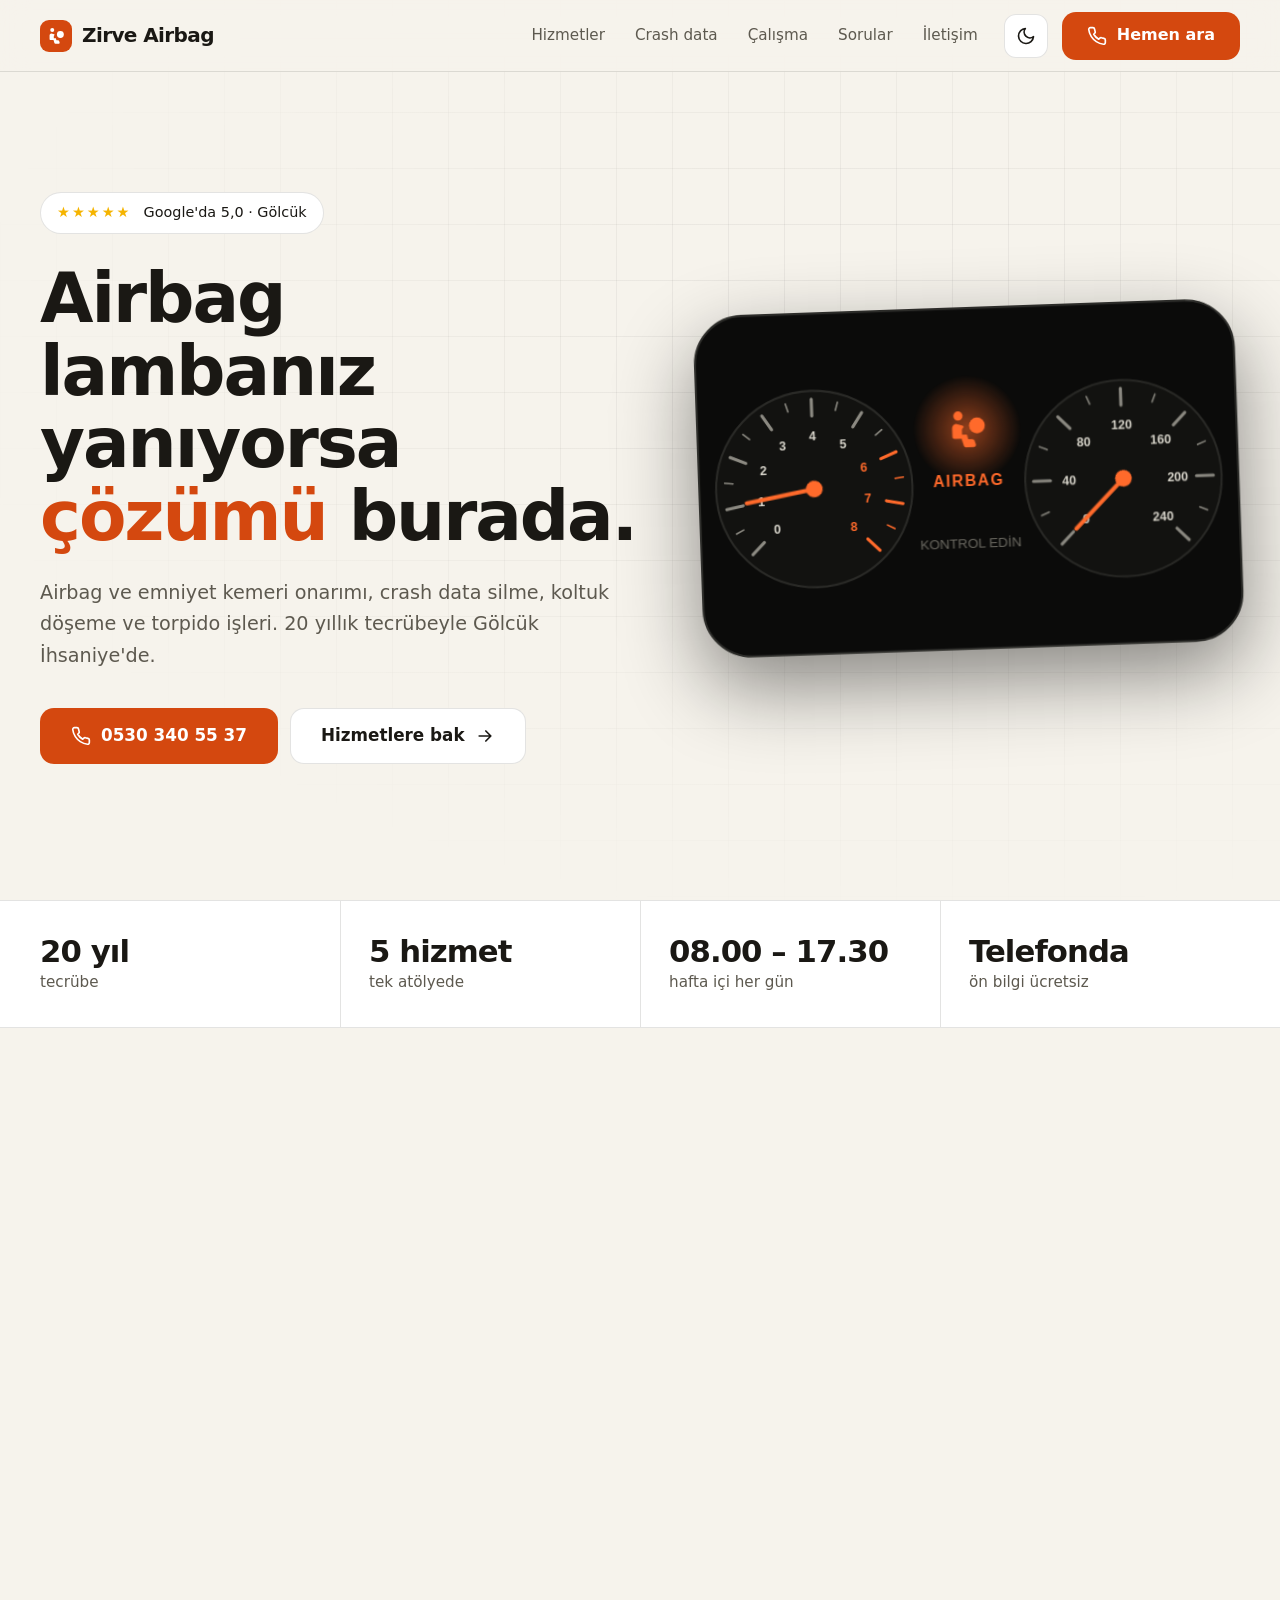
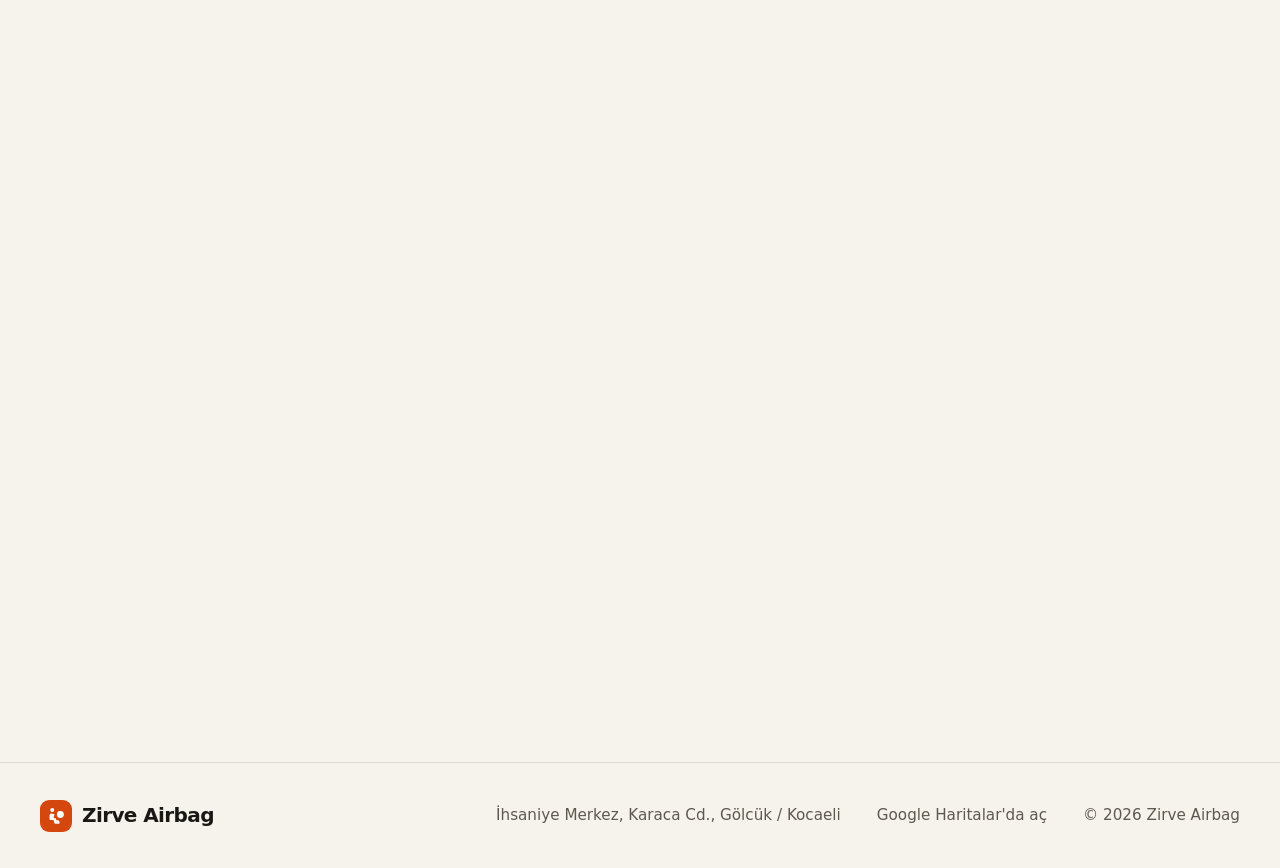
<file: index.html>
<!doctype html>
<html lang="tr">
<head>
  <meta charset="utf-8">
  <meta name="viewport" content="width=device-width, initial-scale=1, viewport-fit=cover">
  <title>Zirve Airbag Gölcük | Airbag ve emniyet kemeri onarımı</title>
  <meta name="description" content="Gölcük/Kocaeli'de airbag tamiri ve değişimi, emniyet kemeri onarımı, airbag beyni crash data silme, koltuk döşeme ve torpido işleri. 20 yıllık tecrübe. 0530 340 55 37">
  <meta http-equiv="Content-Security-Policy" content="default-src 'none'; script-src 'self'; style-src 'self' https://fonts.googleapis.com; font-src https://fonts.gstatic.com; img-src 'self' data:; frame-src https://maps.google.com https://www.google.com; connect-src 'none'; base-uri 'none'; form-action 'none'; manifest-src 'none'">
  <meta name="referrer" content="strict-origin-when-cross-origin">
  <meta name="color-scheme" content="dark light">
  <link rel="icon" href="favicon.svg" type="image/svg+xml">
  <meta property="og:title" content="Zirve Airbag Gölcük">
  <meta property="og:description" content="Airbag, emniyet kemeri, crash data silme, koltuk döşeme ve torpido işleri. 20 yıllık tecrübe.">
  <meta property="og:type" content="website">
  <meta property="og:locale" content="tr_TR">

  <script src="theme.js"></script>

  <link rel="preconnect" href="https://fonts.googleapis.com">
  <link rel="preconnect" href="https://fonts.gstatic.com" crossorigin>
  <link href="https://fonts.googleapis.com/css2?family=Bricolage+Grotesque:opsz,wght@12..96,500;12..96,700;12..96,800&family=Host+Grotesk:wght@400;500;600&display=swap" rel="stylesheet">
  <link rel="stylesheet" href="style.css">

  <script type="application/ld+json">
  {
    "@context": "https://schema.org",
    "@type": "AutoRepair",
    "name": "Zirve Airbag",
    "telephone": ["+905303405537", "+905395918537"],
    "address": {
      "@type": "PostalAddress",
      "streetAddress": "İhsaniye Merkez, Karaca Cd.",
      "addressLocality": "Gölcük",
      "addressRegion": "Kocaeli",
      "postalCode": "41650",
      "addressCountry": "TR"
    },
    "geo": { "@type": "GeoCoordinates", "latitude": 40.693054, "longitude": 29.8338113 },
    "openingHoursSpecification": {
      "@type": "OpeningHoursSpecification",
      "dayOfWeek": ["Monday", "Tuesday", "Wednesday", "Thursday", "Friday"],
      "opens": "08:00",
      "closes": "17:30"
    }
  }
  </script>
</head>
<body>

<!-- ortak semboller -->
<svg class="sprite" width="0" height="0" aria-hidden="true">
  <symbol id="srs" viewBox="0 0 32 32">
    <circle cx="10" cy="6.500" r="3.200" fill="currentColor"/>
    <path d="M8.500 12c-1.800.3-2.800 1.600-2.800 3.200v5.600c0 .9.700 1.600 1.600 1.600H12l1.400 4.800c.2.800.9 1.300 1.700 1.300h5.200c1 0 1.800-1 1.500-2l-.8-2.400c-.2-.7-.9-1.200-1.600-1.200h-2.700l-.9-3.300h-3.300v-3.200c0-.6.300-1.100.8-1.500.6-.4.500-1.400-.2-1.600z" fill="currentColor"/>
    <circle cx="23" cy="13.500" r="5.500" fill="currentColor"/>
  </symbol>
  <symbol id="arrow" viewBox="0 0 24 24"><path d="M5 12h14M13 6l6 6-6 6" fill="none" stroke="currentColor" stroke-width="2" stroke-linecap="round" stroke-linejoin="round"/></symbol>
  <symbol id="phone" viewBox="0 0 24 24"><path d="M22 16.900v3a2 2 0 0 1-2.200 2 19.800 19.800 0 0 1-8.600-3.100 19.500 19.500 0 0 1-6-6A19.800 19.800 0 0 1 2.100 4.200 2 2 0 0 1 4.100 2h3a2 2 0 0 1 2 1.700c.1 1 .4 1.900.7 2.800a2 2 0 0 1-.5 2.100L8.100 9.900a16 16 0 0 0 6 6l1.300-1.300a2 2 0 0 1 2.100-.4c.9.300 1.800.6 2.800.7a2 2 0 0 1 1.700 2z" fill="none" stroke="currentColor" stroke-width="2" stroke-linecap="round" stroke-linejoin="round"/></symbol>
  <symbol id="pin" viewBox="0 0 24 24"><path d="M12 22s7-6.200 7-12a7 7 0 0 0-14 0c0 5.800 7 12 7 12z" fill="none" stroke="currentColor" stroke-width="2" stroke-linejoin="round"/><circle cx="12" cy="10" r="2.500" fill="none" stroke="currentColor" stroke-width="2"/></symbol>
</svg>

<header class="nav">
  <div class="wrap nav-in">
    <a class="logo" href="#top"><span class="logo-mark"><svg><use href="#srs"/></svg></span>Zirve Airbag</a>
    <nav class="menu" id="menu" aria-label="Ana menü">
      <a href="#hizmetler">Hizmetler</a>
      <a href="#crash">Crash data</a>
      <a href="#calisma">Çalışma</a>
      <a href="#sss">Sorular</a>
      <a href="#iletisim">İletişim</a>
    </nav>
    <button class="theme" id="theme" aria-label="Temayı değiştir" title="Tema">
      <svg class="i-sun" viewBox="0 0 24 24" fill="none" stroke="currentColor" stroke-width="2" stroke-linecap="round"><circle cx="12" cy="12" r="4"/><path d="M12 2v2M12 20v2M4.900 4.900l1.400 1.400M17.700 17.700l1.400 1.400M2 12h2M20 12h2M4.900 19.100l1.400-1.400M17.700 6.300l1.400-1.400"/></svg>
      <svg class="i-moon" viewBox="0 0 24 24" fill="none" stroke="currentColor" stroke-width="2" stroke-linecap="round" stroke-linejoin="round"><path d="M21 12.800A9 9 0 1 1 11.200 3a7 7 0 0 0 9.800 9.800z"/></svg>
    </button>
    <a class="btn btn-primary nav-btn" href="tel:+905303405537"><svg class="ic"><use href="#phone"/></svg>Hemen ara</a>
    <button class="burger" id="burger" aria-label="Menüyü aç" aria-expanded="false" aria-controls="menu"><span></span><span></span></button>
  </div>
</header>

<main id="top">

  <!-- HERO -->
  <section class="hero">
    <div class="hero-bg" aria-hidden="true"></div>
    <div class="wrap hero-grid">
      <div class="hero-text">
        <a class="rating" href="https://www.google.com/maps/place/Zirve+A%C4%B1rbag/@40.693058,29.831231,17z/data=!3m1!4b1!4m6!3m5!1s0x14cb4106e1f332b7:0x86157f0b06f0b145!8m2!3d40.693054!4d29.8338113!16s%2Fg%2F11krywg3mq?entry=ttu&amp;g_ep=EgoyMDI2MTExMC4wIKXMDSoASAFQAw%3D%3D" target="_blank" rel="noopener">
          <span class="stars" aria-hidden="true">★★★★★</span>
          <span>Google'da 5,0 · Gölcük</span>
        </a>
        <h1>Airbag lambanız yanıyorsa <span class="hl">çözümü</span> burada.</h1>
        <p class="lead">Airbag ve emniyet kemeri onarımı, crash data silme, koltuk döşeme ve torpido işleri. 20 yıllık tecrübeyle Gölcük İhsaniye'de.</p>
        <div class="btn-row">
          <a class="btn btn-primary btn-lg" href="tel:+905303405537"><svg class="ic"><use href="#phone"/></svg>0530 340 55 37</a>
          <a class="btn btn-secondary btn-lg" href="#hizmetler">Hizmetlere bak<svg class="ic"><use href="#arrow"/></svg></a>
        </div>
      </div>

      <div class="hero-art" aria-hidden="true">
        <div class="cluster">
          <svg viewBox="0 0 520 330" class="cluster-svg">
            <defs>
              <radialGradient id="gl" cx="50%" cy="50%" r="50%"><stop offset="0" stop-color="#ff6a2b" stop-opacity=".55"/><stop offset="1" stop-color="#ff6a2b" stop-opacity="0"/></radialGradient>
            </defs>
            <rect x="2" y="2" width="516" height="326" rx="46" fill="#0b0b0a" stroke="#2c2c29" stroke-width="2"/>
            <!-- sol: devir -->
            <g id="g-left"><circle cx="112" cy="170" r="94" fill="#121210" stroke="#2a2a27" stroke-width="2"/></g>
            <g class="needle n-left"><line x1="112" y1="170" x2="112" y2="104" stroke="#ff6a2b" stroke-width="4" stroke-linecap="round"/><circle cx="112" cy="170" r="8" fill="#ff6a2b"/></g>
            <!-- sağ: hız -->
            <g id="g-right"><circle cx="408" cy="170" r="94" fill="#121210" stroke="#2a2a27" stroke-width="2"/></g>
            <g class="needle n-right"><line x1="408" y1="170" x2="408" y2="104" stroke="#ff6a2b" stroke-width="4" stroke-linecap="round"/><circle cx="408" cy="170" r="8" fill="#ff6a2b"/></g>
            <!-- orta: uyarı lambaları -->
            <circle cx="260" cy="118" r="52" fill="url(#gl)" class="lamp-glow"/>
            <g class="lamp" transform="translate(238 96)" color="#ff6a2b"><svg width="44" height="44" viewBox="0 0 32 32"><use href="#srs"/></svg></g>
            <text x="260" y="172" text-anchor="middle" fill="#ff6a2b" font-family="Host Grotesk, sans-serif" font-weight="600" font-size="15" letter-spacing="1.500">AIRBAG</text>
            <text x="260" y="232" text-anchor="middle" fill="#6d6b63" font-family="Host Grotesk, sans-serif" font-size="13">KONTROL EDİN</text>
          </svg>
        </div>
      </div>
    </div>
  </section>

  <!-- GERÇEK BİLGİLER -->
  <section class="facts">
    <div class="wrap facts-grid">
      <div><b>20 yıl</b><span>tecrübe</span></div>
      <div><b>5 hizmet</b><span>tek atölyede</span></div>
      <div><b>08.00 – 17.30</b><span>hafta içi her gün</span></div>
      <div><b>Telefonda</b><span>ön bilgi ücretsiz</span></div>
    </div>
  </section>

  <!-- HİZMETLER -->
  <section class="section" id="hizmetler">
    <div class="wrap">
      <div class="head rv">
        <span class="eyebrow">Hizmetler</span>
        <h2>Arabanın güvenliği ve iç mekânı için ne gerekiyorsa.</h2>
      </div>

      <div class="bento">
        <article class="card c-airbag rv">
          <svg class="ill" viewBox="0 0 160 120" aria-hidden="true">
            <circle cx="80" cy="62" r="46" fill="none" stroke="currentColor" stroke-width="7"/>
            <circle cx="80" cy="62" r="14" fill="currentColor"/>
            <path d="M80 76v32M66 56 40 50M94 56l26-6" stroke="currentColor" stroke-width="7" stroke-linecap="round"/>
            <path d="M52 22c8-14 48-14 56 0 12 4 18 20 4 30H48C34 42 40 26 52 22z" fill="var(--accent)" opacity=".9"/>
          </svg>
          <h3>Airbag tamiri ve değişimi</h3>
          <p>Patlamış veya arıza veren airbag sistemlerinin onarımı, gerekirse parça değişimi. Sürücü, yolcu, yan ve perde airbag.</p>
          <a class="more" href="tel:+905303405537">Bilgi al<svg class="ic"><use href="#arrow"/></svg></a>
        </article>

        <article class="card c-crash rv">
          <svg class="ill" viewBox="0 0 160 120" aria-hidden="true">
            <rect x="44" y="30" width="72" height="60" rx="9" fill="none" stroke="currentColor" stroke-width="6"/>
            <rect x="62" y="46" width="36" height="28" rx="4" fill="currentColor"/>
            <g stroke="currentColor" stroke-width="5" stroke-linecap="round">
              <path d="M56 30V16M72 30V16M88 30V16M104 30V16M56 90v14M72 90v14M88 90v14M104 90v14M44 46H30M44 60H30M44 74H30M116 46h14M116 60h14M116 74h14"/>
            </g>
          </svg>
          <h3>Airbag beyni, crash data silme</h3>
          <p>Kaza sonrası modülde kalan kayıt silinir, sistem yeniden kullanıma hazırlanır. Arıza lambası sorununa kalıcı çözüm.</p>
          <a class="more" href="#crash">Nasıl çalışır<svg class="ic"><use href="#arrow"/></svg></a>
        </article>

        <article class="card c-belt rv">
          <svg class="ill" viewBox="0 0 160 120" aria-hidden="true">
            <path d="M18 8h34l86 104h-34z" fill="currentColor" opacity=".22"/>
            <path d="M32 8l86 104M44 8l86 104" stroke="currentColor" stroke-width="2" opacity=".5"/>
            <rect x="92" y="78" width="46" height="32" rx="8" fill="var(--accent)"/>
            <rect x="106" y="88" width="18" height="12" rx="3" fill="var(--bg)"/>
          </svg>
          <h3>Emniyet kemeri tamiri ve değişimi</h3>
          <p>Kaza sonrası kilitlenen, gergi mekanizması tetiklenen veya geri toplamayan kemerlerin onarımı ya da değişimi.</p>
          <a class="more" href="tel:+905303405537">Bilgi al<svg class="ic"><use href="#arrow"/></svg></a>
        </article>

        <article class="card c-seat rv">
          <svg class="ill" viewBox="0 0 160 120" aria-hidden="true">
            <rect x="60" y="8" width="40" height="24" rx="12" fill="currentColor"/>
            <rect x="44" y="36" width="72" height="54" rx="16" fill="currentColor" opacity=".25"/>
            <path d="M80 40v46M62 42v42M98 42v42" stroke="currentColor" stroke-width="3" stroke-dasharray="5 5" stroke-linecap="round"/>
            <rect x="36" y="94" width="88" height="18" rx="9" fill="var(--accent)"/>
          </svg>
          <h3>Koltuk döşemesi</h3>
          <p>Yıpranmış, yırtılmış veya modası geçmiş koltuklar için yeni döşeme. Deri ve kumaş seçenekleri.</p>
          <a class="more" href="tel:+905303405537">Bilgi al<svg class="ic"><use href="#arrow"/></svg></a>
        </article>

        <article class="card c-dash rv">
          <svg class="ill" viewBox="0 0 160 120" aria-hidden="true">
            <path d="M8 76C40 30 120 30 152 76v28H8z" fill="currentColor" opacity=".22"/>
            <path d="M8 76C40 30 120 30 152 76" fill="none" stroke="currentColor" stroke-width="6" stroke-linecap="round"/>
            <circle cx="52" cy="66" r="15" fill="none" stroke="currentColor" stroke-width="5"/>
            <rect x="84" y="62" width="30" height="8" rx="4" fill="currentColor"/>
            <rect x="84" y="76" width="30" height="8" rx="4" fill="currentColor"/>
            <circle cx="132" cy="70" r="5" fill="var(--accent)"/>
          </svg>
          <h3>Torpido tamiri, kaplama ve değişim</h3>
          <p>Çatlayan, kabaran veya airbag patlaması sonrası yırtılan torpidoların onarımı, kaplanması ya da değişimi.</p>
          <a class="more" href="tel:+905303405537">Bilgi al<svg class="ic"><use href="#arrow"/></svg></a>
        </article>
      </div>
    </div>
  </section>

  <!-- CRASH DATA DEMO -->
  <section class="section alt" id="crash">
    <div class="wrap crash-grid">
      <div class="rv">
        <span class="eyebrow">Crash data</span>
        <h2>Lamba sönmüyor çünkü beyin kazayı hatırlıyor.</h2>
        <p class="p">Araç bir çarpışma algıladığında airbag kontrol ünitesi (beyin) kaza kaydını hafızasına yazar ve kilitlenir. Parçalar yenilense bile bu kayıt silinmediği sürece gösterge panelindeki lamba yanmaya devam eder.</p>
        <p class="p">Modülü okuyoruz, kaza kaydını siliyoruz ve sistemi tekrar çalışır hale getiriyoruz. Çoğu zaman yeni modül almak gerekmez.</p>
        <p class="fine">Airbag ve kemer parçaları hasarlıysa yenisiyle değiştirilir. Yalnızca kayıt silmekle yetinilmez.</p>
      </div>

      <div class="demo rv" id="demo" data-state="locked">
        <div class="demo-top">
          <span class="demo-title">Modül durumu</span>
          <span class="demo-note">Örnek gösterim</span>
        </div>

        <div class="demo-main">
          <div class="demo-lamp" aria-hidden="true"><svg><use href="#srs"/></svg></div>
          <div class="demo-rows">
            <div class="drow"><span>Airbag lambası</span><b data-k="lamp">Yanıyor</b></div>
            <div class="drow"><span>Kaza kaydı</span><b data-k="rec">Var, modül kilitli</b></div>
            <div class="drow"><span>Sistem</span><b data-k="sys">Devre dışı</b></div>
          </div>
        </div>

        <div class="bar" aria-hidden="true"><i></i></div>
        <button class="btn btn-primary demo-btn" id="demo-btn" type="button">Kaza kaydını sil</button>
        <p class="demo-msg" id="demo-msg" aria-live="polite">Butona basın, atölyede yaptığımız işlemin sonucunu görün.</p>
      </div>
    </div>
  </section>

  <!-- SÜREÇ -->
  <section class="section" id="calisma">
    <div class="wrap">
      <div class="head rv">
        <span class="eyebrow">Çalışma şekli</span>
        <h2>Arayın, getirin, lambası sönmüş teslim alın.</h2>
      </div>
      <ol class="steps">
        <li class="rv">
          <span class="n">1</span>
          <h3>Arıyorsunuz</h3>
          <p>Marka, model ve sorunu söylüyorsunuz. Gerekirse aracı getirmeden önce ön bilgi alıyorsunuz.</p>
        </li>
        <li class="rv">
          <span class="n">2</span>
          <h3>Tespit yapıyoruz</h3>
          <p>Arıza kaydı okunur, hangi parçanın onarılacağı ya da değişeceği net olarak söylenir.</p>
        </li>
        <li class="rv">
          <span class="n">3</span>
          <h3>Onarıp teslim ediyoruz</h3>
          <p>İşlem yapılır, sistem kontrol edilir ve araç lambası sönmüş şekilde teslim edilir.</p>
        </li>
      </ol>
    </div>
  </section>

  <!-- SSS -->
  <section class="section alt" id="sss">
    <div class="wrap faq-grid">
      <div class="head rv">
        <span class="eyebrow">Sık sorulanlar</span>
        <h2>Aklınızdaki sorular.</h2>
        <p class="p">Başka bir sorunuz varsa arayın, telefonda cevaplayalım.</p>
      </div>
      <div class="faq rv">
        <details>
          <summary>Airbag lambası neden yanar?</summary>
          <p>Sistem bir arıza algıladığında ya da hafızada kaza kaydı kaldığında yanar. Sebep sensör, kablo, modül veya kaza kaydı olabilir. Arıza kaydını okuyarak nedenini tespit ediyoruz.</p>
        </details>
        <details>
          <summary>Sadece crash data silmek yeterli mi?</summary>
          <p>Airbag ve kemer parçaları hasarsızsa ve yalnızca kayıt kalmışsa yeterli olur. Parça hasarlıysa önce yenisiyle değiştirilir. Güvenlik ekipmanını kayıt silerek geçiştirmiyoruz.</p>
        </details>
        <details>
          <summary>Aracı getirmeden bilgi alabilir miyim?</summary>
          <p>Evet. Marka, model ve sorunu telefonda söyleyin, ön bilgi verelim. Net sonuç için aracı görmemiz gerekir.</p>
        </details>
        <details>
          <summary>Koltuk ve torpido işlerini de yapıyor musunuz?</summary>
          <p>Evet. Koltuk döşeme, torpido tamiri, kaplama ve değişimi aynı atölyede yapılıyor. Airbag patlaması sonrası yırtılan torpidolar da dahil.</p>
        </details>
        <details>
          <summary>Hangi saatlerde açıksınız?</summary>
          <p>Hafta içi 08.00 – 17.30. Gelmeden önce aramanız iyi olur.</p>
        </details>
      </div>
    </div>
  </section>

  <!-- İLETİŞİM -->
  <section class="section" id="iletisim">
    <div class="wrap">
      <div class="callband rv">
        <div>
          <h2>Aracınızı anlatın, ne yapılacağını söyleyelim.</h2>
        </div>
        <div class="call-links">
          <a class="callnum" href="tel:+905303405537"><svg class="ic"><use href="#phone"/></svg>0530 340 55 37</a>
          <a class="callnum" href="tel:+905395918537"><svg class="ic"><use href="#phone"/></svg>0539 591 85 37</a>
        </div>
      </div>

      <div class="contact">
        <div class="contact-info rv">
          <dl>
            <div><dt>Adres</dt><dd>İhsaniye Merkez, Karaca Cd.<br>41650 Gölcük / Kocaeli</dd></div>
            <div><dt>Çalışma saati</dt><dd>Hafta içi 08.00 – 17.30</dd></div>
          </dl>
          <div class="btn-row">
            <a class="btn btn-primary" href="https://www.google.com/maps/dir/?api=1&destination=40.693054,29.8338113" target="_blank" rel="noopener"><svg class="ic"><use href="#pin"/></svg>Yol tarifi al</a>
            <a class="btn btn-secondary" href="https://wa.me/905303405537" target="_blank" rel="noopener">WhatsApp'tan yaz</a>
          </div>
        </div>
        <div class="map rv">
          <iframe title="Zirve Airbag konumu" loading="lazy" referrerpolicy="no-referrer-when-downgrade"
            src="https://maps.google.com/maps?q=40.693054,29.8338113&z=17&output=embed"></iframe>
        </div>
      </div>
    </div>
  </section>
</main>

<footer class="foot">
  <div class="wrap foot-in">
    <span class="logo"><span class="logo-mark"><svg><use href="#srs"/></svg></span>Zirve Airbag</span>
    <span>İhsaniye Merkez, Karaca Cd., Gölcük / Kocaeli</span>
    <a class="flink" href="https://www.google.com/maps/place/Zirve+A%C4%B1rbag/@40.693058,29.831231,17z/data=!3m1!4b1!4m6!3m5!1s0x14cb4106e1f332b7:0x86157f0b06f0b145!8m2!3d40.693054!4d29.8338113!16s%2Fg%2F11krywg3mq?entry=ttu&amp;g_ep=EgoyMDI2MTExMC4wIKXMDSoASAFQAw%3D%3D" target="_blank" rel="noopener">Google Haritalar'da aç</a>
    <span>© <span id="yr">2026</span> Zirve Airbag</span>
  </div>
</footer>

<nav class="actionbar" aria-label="Hızlı işlemler">
  <a class="btn btn-primary" href="tel:+905303405537"><svg class="ic"><use href="#phone"/></svg>Hemen ara</a>
  <a class="btn btn-secondary" href="https://www.google.com/maps/dir/?api=1&destination=40.693054,29.8338113" target="_blank" rel="noopener">Yol tarifi</a>
</nav>

<script src="main.js"></script>
</body>
</html>
</file>
<file: style.css>
/* Zirve Airbag */
:root,[data-theme="dark"]{
  --bg:#0e0e0d;
  --surface:#171715;
  --surface-2:#211f1c;
  --alt:#131311;
  --ink:#f3f1ea;
  --muted:#a6a398;
  --line:rgba(255,255,255,.1);
  --accent:#ff6a2b;
  --accent-hover:#ff8450;
  --on-accent:#190a02;
  --grid:rgba(255,255,255,.045);
  --shadow:0 20px 50px -20px rgba(0,0,0,.7);
  --map-filter:invert(.92) hue-rotate(180deg) saturate(.6) brightness(.95);
}
[data-theme="light"]{
  --bg:#f6f3ec;
  --surface:#ffffff;
  --surface-2:#ece7db;
  --alt:#ece8de;
  --ink:#1a1814;
  --muted:#5d594f;
  --line:rgba(26,24,20,.12);
  --accent:#d4480f;
  --accent-hover:#b53b0a;
  --on-accent:#ffffff;
  --grid:rgba(26,24,20,.055);
  --shadow:0 20px 40px -22px rgba(60,40,10,.35);
  --map-filter:none;
}
:root{
  --r:14px;
  --r-lg:22px;
  --nav:72px;
  --display:"Bricolage Grotesque",system-ui,sans-serif;
  --font:"Host Grotesk",system-ui,-apple-system,"Segoe UI",sans-serif;
}
*{box-sizing:border-box}
html,body{margin:0}
html{scroll-padding-top:var(--nav);scroll-behavior:smooth}
body{font-family:var(--font);background:var(--bg);color:var(--ink);font-size:17px;line-height:1.65;-webkit-font-smoothing:antialiased;transition:background .3s,color .3s}
h1,h2,h3,h4,p,ul,ol,dl,dd{margin:0;padding:0}
ul,ol{list-style:none}
a{color:inherit;text-decoration:none}
button{font:inherit;color:inherit}
:focus-visible{outline:3px solid var(--accent);outline-offset:3px;border-radius:6px}
.wrap{width:min(1200px,100% - 80px);margin-inline:auto}
.sprite{position:absolute}
.ic{width:20px;height:20px;flex:none}

h1,h2,h3{font-family:var(--display);font-weight:700;letter-spacing:-.03em;line-height:1.05}
h1{font-size:clamp(2.6rem,5.4vw,4.8rem);font-weight:800;text-wrap:balance}
h2{font-size:clamp(2rem,3.8vw,3.2rem);text-wrap:balance;max-width:20ch}
h3{font-size:1.4rem;letter-spacing:-.02em;line-height:1.2}
.hl{color:var(--accent)}
.eyebrow{display:inline-block;font-size:.9rem;font-weight:600;color:var(--accent);margin-bottom:16px}
.p{margin-top:20px;color:var(--muted);max-width:56ch}
.head{margin-bottom:56px}

/* nav */
.nav{position:fixed;inset:0 0 auto 0;height:var(--nav);background:color-mix(in srgb,var(--bg) 86%,transparent);backdrop-filter:blur(14px);-webkit-backdrop-filter:blur(14px);border-bottom:1px solid var(--line);z-index:20}
.nav-in{height:100%;display:flex;align-items:center;gap:14px}
.logo{display:flex;align-items:center;gap:10px;font-family:var(--display);font-weight:800;font-size:1.25rem;letter-spacing:-.03em}
.logo-mark{display:grid;place-items:center;width:32px;height:32px;border-radius:9px;background:var(--accent);color:var(--on-accent)}
.logo-mark svg{width:20px;height:20px}
.menu{display:flex;gap:30px;margin-left:auto;margin-right:12px;font-size:.95rem;font-weight:500;color:var(--muted)}
.menu a{transition:color .2s}
.menu a:hover{color:var(--ink)}
.theme{width:44px;height:44px;border-radius:12px;border:1px solid var(--line);background:var(--surface);cursor:pointer;display:grid;place-items:center;transition:border-color .2s,transform .15s}
.theme:hover{border-color:var(--muted)}
.theme:active{transform:scale(.94)}
.theme svg{width:20px;height:20px;grid-area:1/1}
[data-theme="dark"] .i-moon,[data-theme="light"] .i-sun{display:none}
.burger{display:none}

/* buttons */
.btn{display:inline-flex;align-items:center;justify-content:center;gap:10px;height:48px;padding:0 24px;border-radius:var(--r);font-weight:600;font-size:1rem;white-space:nowrap;border:1px solid transparent;transition:background .2s,transform .15s,border-color .2s}
.btn:active{transform:scale(.97)}
.btn-lg{height:56px;padding:0 30px;font-size:1.05rem}
.btn-primary{background:var(--accent);color:var(--on-accent)}
.btn-primary:hover{background:var(--accent-hover);transform:translateY(-2px)}
.btn-secondary{background:var(--surface);color:var(--ink);border-color:var(--line)}
.btn-secondary:hover{border-color:var(--muted);transform:translateY(-2px)}
.btn-row{display:flex;flex-wrap:wrap;gap:12px}

/* hero */
.hero{position:relative;min-height:100svh;padding:calc(var(--nav) + 56px) 0 72px;display:flex;align-items:center;overflow:hidden}
.hero-bg{position:absolute;inset:0;background-image:linear-gradient(var(--grid) 1px,transparent 1px),linear-gradient(90deg,var(--grid) 1px,transparent 1px);background-size:56px 56px;mask-image:radial-gradient(ellipse at 70% 40%,#000 20%,transparent 75%);-webkit-mask-image:radial-gradient(ellipse at 70% 40%,#000 20%,transparent 75%)}
.hero-grid{position:relative;display:grid;grid-template-columns:1.05fr .95fr;gap:56px;align-items:center}
.rating{display:inline-flex;align-items:center;gap:12px;padding:8px 16px;border:1px solid var(--line);border-radius:999px;background:var(--surface);font-size:.9rem;font-weight:500;margin-bottom:28px;transition:border-color .2s}
.rating:hover{border-color:var(--muted)}
.stars{color:#f5b400;letter-spacing:2px}
.lead{margin-top:24px;font-size:1.2rem;color:var(--muted);max-width:48ch}
.hero .btn-row{margin-top:36px}

.cluster{filter:drop-shadow(0 30px 40px rgba(0,0,0,.45));transform:rotate(-2deg);transition:transform .5s}
.cluster:hover{transform:rotate(0)}
.cluster-svg{width:100%;height:auto;display:block}
.needle{transform-box:view-box}
.n-left{transform-origin:112px 170px;animation:sweepL 2.4s cubic-bezier(.4,0,.2,1) both,idle 5s 2.4s ease-in-out infinite}
.n-right{transform-origin:408px 170px;animation:sweepR 2.4s cubic-bezier(.4,0,.2,1) both}
@keyframes sweepL{0%{transform:rotate(-135deg)}45%{transform:rotate(120deg)}100%{transform:rotate(-100deg)}}
@keyframes sweepR{0%{transform:rotate(-135deg)}45%{transform:rotate(135deg)}100%{transform:rotate(-135deg)}}
@keyframes idle{50%{transform:rotate(-96deg)}}
.lamp{animation:blink 2.2s ease-in-out infinite}
.lamp-glow{animation:blink 2.2s ease-in-out infinite}
@keyframes blink{50%{opacity:.35}}

/* facts */
.facts{border-block:1px solid var(--line);background:var(--surface)}
.facts-grid{display:grid;grid-template-columns:repeat(4,1fr)}
.facts-grid div{padding:32px 28px;border-left:1px solid var(--line);display:flex;flex-direction:column}
.facts-grid div:first-child{border-left:0;padding-left:0}
.facts-grid b{font-family:var(--display);font-size:clamp(1.4rem,2.4vw,2rem);font-weight:700;letter-spacing:-.03em;line-height:1.2}
.facts-grid span{color:var(--muted);font-size:.95rem}

/* sections */
.section{padding:128px 0}
.alt{background:var(--alt);border-block:1px solid var(--line)}

/* bento */
.bento{display:grid;grid-template-columns:repeat(12,1fr);gap:20px}
.card{position:relative;display:flex;flex-direction:column;background:var(--surface);border:1px solid var(--line);border-radius:var(--r-lg);padding:32px;transition:transform .25s,border-color .25s,box-shadow .25s}
.card:hover{transform:translateY(-4px);border-color:color-mix(in srgb,var(--accent) 55%,var(--line));box-shadow:var(--shadow)}
.c-airbag{grid-column:span 7}
.c-crash{grid-column:span 5}
.c-belt,.c-seat,.c-dash{grid-column:span 4}
.ill{width:190px;height:142px;margin-bottom:28px;color:var(--ink);transition:transform .35s}
.card:hover .ill{transform:scale(1.06) rotate(-2deg)}
.card h3{margin-bottom:12px}
.card p{color:var(--muted);max-width:46ch;margin-bottom:28px}
.more{margin-top:auto;display:inline-flex;align-items:center;gap:8px;font-weight:600;color:var(--accent)}
.more .ic{transition:transform .2s}
.more:hover .ic{transform:translateX(5px)}
.c-crash{background:var(--accent);border-color:var(--accent);color:var(--on-accent)}
.c-crash .ill{color:var(--on-accent)}
.c-crash p{color:color-mix(in srgb,var(--on-accent) 82%,transparent)}
.c-crash .more{color:var(--on-accent)}
.c-crash:hover{border-color:var(--accent)}

/* crash demo */
.crash-grid{display:grid;grid-template-columns:1fr 1fr;gap:72px;align-items:center}
.fine{margin-top:24px;padding-left:16px;border-left:2px solid var(--line);color:var(--muted);font-size:.98rem}
.demo{background:var(--surface);border:1px solid var(--line);border-radius:var(--r-lg);padding:28px;box-shadow:var(--shadow)}
.demo-top{display:flex;justify-content:space-between;align-items:center;margin-bottom:24px;font-size:.9rem}
.demo-title{font-weight:600}
.demo-note{color:var(--muted)}
.demo-main{display:flex;gap:24px;align-items:center;padding:24px;border-radius:var(--r);background:var(--surface-2)}
.demo-lamp{flex:none;display:grid;place-items:center;width:84px;height:84px;border-radius:50%;background:var(--accent);color:var(--on-accent);transition:background .5s,color .5s,box-shadow .5s;box-shadow:0 0 0 8px color-mix(in srgb,var(--accent) 22%,transparent)}
.demo-lamp svg{width:46px;height:46px}
.demo[data-state="locked"] .demo-lamp{animation:blink 1.6s ease-in-out infinite}
.demo[data-state="working"] .demo-lamp{animation:blink .45s linear infinite}
.demo[data-state="clean"] .demo-lamp{background:var(--bg);color:var(--muted);box-shadow:0 0 0 8px var(--line)}
.demo-rows{flex:1;display:grid;gap:12px;font-size:.98rem}
.drow{display:flex;justify-content:space-between;gap:12px}
.drow span{color:var(--muted)}
.drow b{font-weight:600;text-align:right}
.demo[data-state="clean"] .drow b{color:#2fb36b}
.bar{height:6px;border-radius:99px;background:var(--surface-2);margin:24px 0;overflow:hidden}
.bar i{display:block;height:100%;width:0;background:var(--accent);border-radius:99px}
.demo[data-state="working"] .bar i{animation:fill 2.2s linear forwards}
.demo[data-state="clean"] .bar i{width:100%;background:#2fb36b}
@keyframes fill{to{width:100%}}
.demo-btn{width:100%}
.demo[data-state="working"] .demo-btn{opacity:.6;pointer-events:none}
.demo-msg{margin-top:16px;color:var(--muted);font-size:.95rem;text-align:center}

/* steps */
.steps{display:grid;grid-template-columns:repeat(3,1fr);gap:20px;counter-reset:s;position:relative}
.steps li{background:var(--surface);border:1px solid var(--line);border-radius:var(--r-lg);padding:32px}
.n{display:grid;place-items:center;width:48px;height:48px;border-radius:50%;background:var(--accent);color:var(--on-accent);font-family:var(--display);font-weight:800;font-size:1.2rem;margin-bottom:28px}
.steps h3{margin-bottom:10px}
.steps p{color:var(--muted)}

/* faq */
.faq-grid{display:grid;grid-template-columns:5fr 7fr;gap:72px;align-items:start}
.faq-grid .head{margin-bottom:0}
.faq details{border-bottom:1px solid var(--line)}
.faq details:first-child{border-top:1px solid var(--ink)}
.faq summary{cursor:pointer;list-style:none;display:flex;justify-content:space-between;align-items:center;gap:20px;padding:24px 0;font-family:var(--display);font-weight:700;font-size:1.25rem;letter-spacing:-.02em;transition:color .2s}
.faq summary::-webkit-details-marker{display:none}
.faq summary::after{content:"+";flex:none;display:grid;place-items:center;width:36px;height:36px;border-radius:50%;border:1px solid var(--line);font-family:var(--font);font-weight:400;font-size:1.4rem;line-height:1;transition:transform .25s,background .25s,color .25s}
.faq summary:hover{color:var(--accent)}
.faq details[open] summary::after{transform:rotate(45deg);background:var(--accent);color:var(--on-accent);border-color:var(--accent)}
.faq details p{padding:0 56px 26px 0;color:var(--muted);max-width:60ch}

/* call + contact */
.callband{display:grid;grid-template-columns:1fr auto;gap:48px;align-items:center;padding:56px;border-radius:var(--r-lg);background:var(--accent);color:var(--on-accent);margin-bottom:20px}
.callband h2{max-width:16ch}
.call-links{display:grid;gap:12px}
.callnum{display:flex;align-items:center;gap:14px;padding:16px 26px;border-radius:var(--r);background:var(--on-accent);color:var(--accent);font-family:var(--display);font-weight:800;font-size:1.7rem;letter-spacing:-.02em;transition:transform .15s}
[data-theme="dark"] .callnum{background:#190a02;color:#ff8450}
.callnum:hover{transform:translateY(-2px)}
.callnum .ic{width:24px;height:24px}
.contact{display:grid;grid-template-columns:.8fr 1.2fr;gap:20px}
.contact-info{background:var(--surface);border:1px solid var(--line);border-radius:var(--r-lg);padding:36px;display:flex;flex-direction:column;justify-content:space-between;gap:32px}
dl{display:grid;gap:24px}
dt{font-size:.9rem;color:var(--muted);margin-bottom:4px}
dd{font-size:1.15rem;font-weight:500}
.map{border-radius:var(--r-lg);overflow:hidden;border:1px solid var(--line);min-height:380px;background:var(--surface)}
.map iframe{display:block;width:100%;height:100%;min-height:380px;border:0;filter:var(--map-filter)}

/* footer */
.foot{border-top:1px solid var(--line);padding:36px 0;font-size:.95rem;color:var(--muted)}
.foot-in{display:flex;flex-wrap:wrap;gap:12px 36px;align-items:center}
.foot .logo{color:var(--ink);margin-right:auto}
.flink:hover{color:var(--accent)}

.actionbar{display:none}

/* reveal: sadece JS varsa ve yumuşak */
.js .rv{opacity:0;transform:translateY(20px);transition:opacity .6s ease,transform .6s ease}
.js .rv.in{opacity:1;transform:none}
.bento .rv:nth-child(2),.steps .rv:nth-child(2){transition-delay:.08s}
.bento .rv:nth-child(3),.steps .rv:nth-child(3){transition-delay:.16s}

@media (max-width:1023px){
  .wrap{width:min(1200px,100% - 64px)}
  .hero-grid,.crash-grid,.faq-grid{gap:48px}
  .c-airbag,.c-crash{grid-column:span 6}
  .c-belt,.c-seat{grid-column:span 6}
  .c-dash{grid-column:span 12}
  .menu{gap:20px}
}

@media (max-width:820px){
  body{font-size:16px}
  :root{--nav:64px}
  .wrap{width:calc(100% - 40px)}
  .section{padding:80px 0}
  .head{margin-bottom:36px}
  .hero{min-height:auto;padding:calc(var(--nav) + 36px) 0 56px}
  .hero-grid,.crash-grid,.faq-grid,.contact{grid-template-columns:1fr}
  .hero-art{order:-1}
  .cluster{transform:none;max-width:420px}
  .hero .btn-row .btn{flex:1 1 100%}
  .facts-grid{grid-template-columns:1fr 1fr}
  .facts-grid div{padding:22px 16px;border-left:0;border-top:1px solid var(--line)}
  .facts-grid div:nth-child(-n+2){border-top:0}
  .facts-grid div:nth-child(even){border-left:1px solid var(--line)}
  .facts-grid div:nth-child(odd){padding-left:0}
  .bento{grid-template-columns:1fr}
  .c-airbag,.c-crash,.c-belt,.c-seat,.c-dash{grid-column:auto}
  .card{padding:26px}
  .steps{grid-template-columns:1fr}
  .callband{grid-template-columns:1fr;padding:32px 24px;gap:28px}
  .callnum{font-size:1.4rem;justify-content:center}
  .faq summary{font-size:1.1rem}
  .faq details p{padding-right:0}
  .contact-info{padding:26px}
  .map,.map iframe{min-height:300px}
  .demo{padding:20px}
  .demo-main{flex-direction:column;align-items:flex-start;gap:20px}
  .demo-rows{width:100%}

  .nav-btn{display:none}
  .theme{margin-left:auto}
  .burger{display:block;width:44px;height:44px;background:none;border:0;position:relative;cursor:pointer}
  .burger span{position:absolute;left:10px;right:10px;height:2px;background:var(--ink);transition:.25s}
  .burger span:first-child{top:17px}.burger span:last-child{top:25px}
  .burger[aria-expanded=true] span:first-child{top:21px;transform:rotate(45deg)}
  .burger[aria-expanded=true] span:last-child{top:21px;transform:rotate(-45deg)}
  .menu{position:fixed;top:var(--nav);left:0;right:0;bottom:0;background:var(--bg);flex-direction:column;gap:0;margin:0;padding:12px 20px;transform:translateX(100%);transition:transform .3s;visibility:hidden;font-size:1.6rem;font-family:var(--display);font-weight:700;color:var(--ink)}
  .menu.open{transform:none;visibility:visible}
  .menu a{padding:20px 0;border-bottom:1px solid var(--line)}

  body{padding-bottom:calc(76px + env(safe-area-inset-bottom))}
  .actionbar{display:grid;grid-template-columns:1.2fr 1fr;gap:10px;position:fixed;left:0;right:0;bottom:0;padding:12px 20px calc(12px + env(safe-area-inset-bottom));background:color-mix(in srgb,var(--bg) 92%,transparent);backdrop-filter:blur(14px);-webkit-backdrop-filter:blur(14px);border-top:1px solid var(--line);z-index:20}
  .foot-in{flex-direction:column;align-items:flex-start}
}

@media (prefers-reduced-motion:reduce){
  *{animation:none!important;transition:none!important}
  html{scroll-behavior:auto}
  .js .rv{opacity:1;transform:none}
}
</file>
